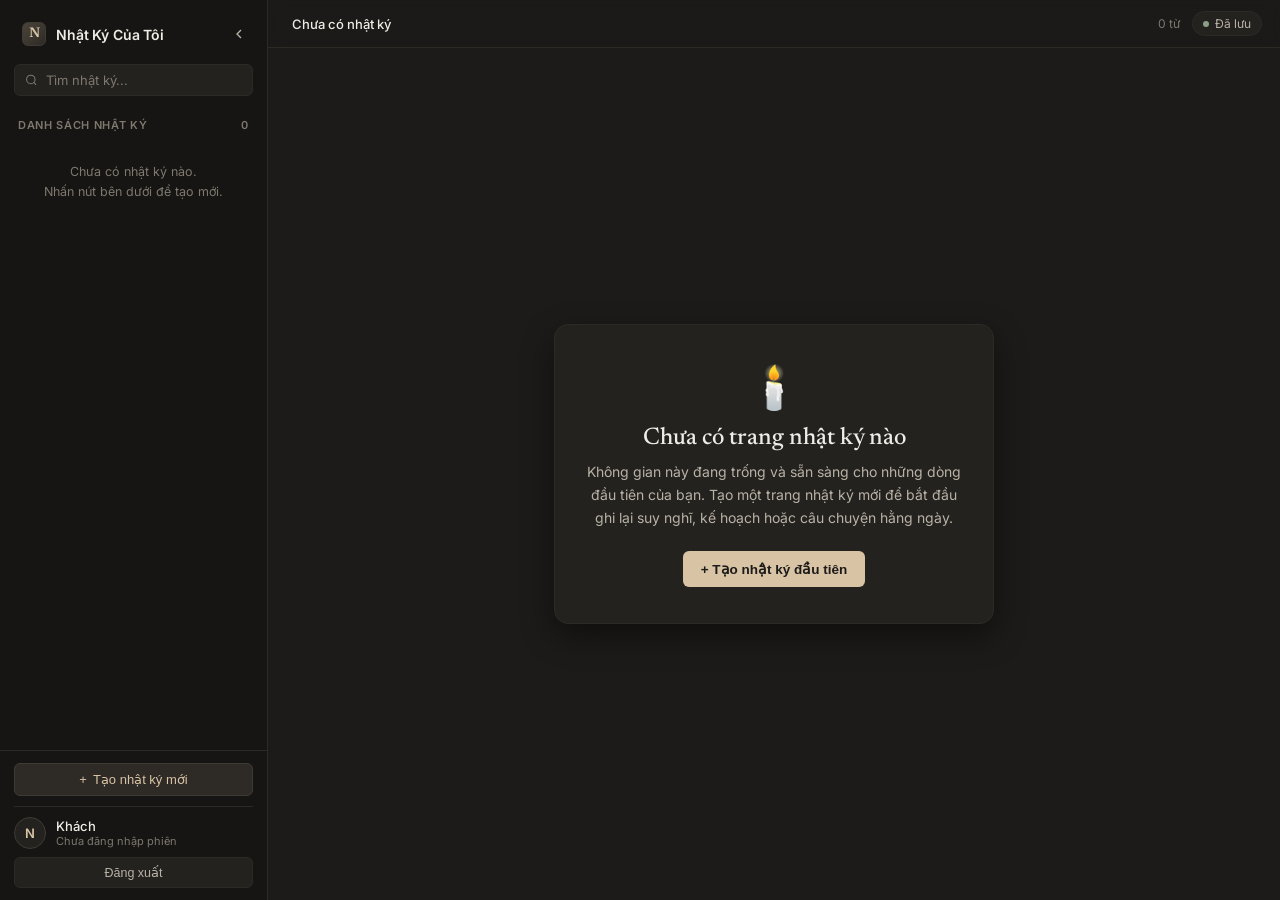
<file: index.html>
<!DOCTYPE html>
<html lang="vi">
<head>
  <meta charset="UTF-8" />
  <meta name="viewport" content="width=device-width, initial-scale=1.0" />
  <title>Nhật Ký</title>
  <link rel="preconnect" href="https://fonts.googleapis.com">
  <link rel="preconnect" href="https://fonts.gstatic.com" crossorigin>
  <link href="https://fonts.googleapis.com/css2?family=Inter:wght@400;500;600&family=JetBrains+Mono:wght@400;500&family=Newsreader:ital,opsz,wght@0,6..72,400;0,6..72,500;0,6..72,600;1,6..72,400&display=swap" rel="stylesheet">
  <link rel="stylesheet" href="style.css" />
  <link rel="icon" type="image/svg+xml" href="favicon.svg" />
</head>
<body>
  <aside class="sidebar" id="sidebar">
    <div class="workspace-header">
      <div class="workspace-brand" title="Không gian nhật ký cá nhân">
        <div class="brand-avatar">N</div>
        <span class="brand-title">Nhật Ký Của Tôi</span>
      </div>
      <button class="icon-btn" id="toggleSidebarInner" title="Thu gọn thanh bên">
        <svg width="16" height="16" viewBox="0 0 24 24" fill="none" stroke="currentColor" stroke-width="2">
          <polyline points="15 18 9 12 15 6"></polyline>
        </svg>
      </button>
    </div>

    <div class="sidebar-search">
      <div class="search-input-wrap">
        <svg width="14" height="14" viewBox="0 0 24 24" fill="none" stroke="#7E786E" stroke-width="2">
          <circle cx="11" cy="11" r="8"></circle>
          <line x1="21" y1="21" x2="16.65" y2="16.65"></line>
        </svg>
        <input type="text" id="searchInput" placeholder="Tìm nhật ký..." />
      </div>
    </div>

    <div class="sidebar-section-label">
      <span>Danh sách nhật ký</span>
      <span id="pageCountLabel">0</span>
    </div>

    <div class="page-list" id="pageList"></div>

    <div class="sidebar-footer">
      <button class="new-page-btn" id="createPageBtn" type="button">
        <span>+</span> Tạo nhật ký mới
      </button>
      <div class="user-account-box" id="userAccountBox">
        <div class="user-profile-row">
          <div class="user-avatar" id="userAvatar">N</div>
          <div class="user-meta">
            <div class="user-name" id="currentUserName">Người dùng</div>
            <div class="user-email" id="currentUserEmail">Tài khoản cá nhân</div>
          </div>
        </div>
        <button class="logout-btn" id="logoutBtn" type="button" title="Đăng xuất khỏi tài khoản">
          Đăng xuất
        </button>
      </div>
    </div>
  </aside>

  <!-- MAIN WORKSPACE -->
  <main class="main-area">
    <header class="topbar">
      <div class="topbar-left">
        <button class="icon-btn" id="openSidebarBtn" title="Mở thanh bên" style="display: none;">
          <svg width="16" height="16" viewBox="0 0 24 24" fill="none" stroke="currentColor" stroke-width="2">
            <line x1="3" y1="12" x2="21" y2="12"></line>
            <line x1="3" y1="6" x2="21" y2="6"></line>
            <line x1="3" y1="18" x2="21" y2="18"></line>
          </svg>
        </button>
        <div class="breadcrumb" id="topbarBreadcrumb">
          <span id="topbarEmoji"></span>
          <span id="topbarTitle">Chưa có nhật ký</span>
        </div>
      </div>

      <div class="topbar-right">
        <span id="wordCount">0 từ</span>
        <div class="status-pill">
          <span class="status-dot"></span>
          <span id="saveStatus">Đã lưu</span>
        </div>
      </div>
    </header>

    <!-- Trạng thái trống khi chưa có nhật ký nào -->
    <div class="empty-state" id="emptyState">
      <div class="empty-card">
        <div class="empty-icon">🕯️</div>
        <h1 class="empty-title">Chưa có trang nhật ký nào</h1>
        <p class="empty-desc">
          Không gian này đang trống và sẵn sàng cho những dòng đầu tiên của bạn. Tạo một trang nhật ký mới để bắt đầu ghi lại suy nghĩ, kế hoạch hoặc câu chuyện hằng ngày.
        </p>
        <button class="empty-create-btn" id="emptyCreateBtn" type="button">+ Tạo nhật ký đầu tiên</button>
      </div>
    </div>

    <!-- Khu vực soạn thảo -->
    <div class="editor-scroll" id="editorScroll" style="display: none;">
      <div class="page-cover" id="pageCover">
        <div class="cover-controls">
          <button class="cover-pill-btn" id="changeCoverBtn" type="button">Thay đổi ảnh bìa</button>
          <input type="file" id="coverImageInput" accept="image/*" hidden />
        </div>
      </div>

      <div class="page-container">
        <div class="page-icon-wrapper">
          <button class="page-icon-btn" id="pageIconBtn" title="Đổi biểu tượng" type="button">🕯️</button>
          <div class="emoji-popover" id="emojiPopover"></div>
        </div>

        <input type="text" class="page-title-input" id="pageTitleInput" placeholder="Tiêu đề nhật ký..." />

        <div class="page-meta-bar">
          <span class="meta-tag" id="pageTag">Nhật ký</span>
          <span id="pageUpdatedAt">Vừa tạo</span>
          <span>• Gõ <strong>/</strong> để mở menu chèn khối</span>
        </div>

        <div class="blocks-container" id="blocksContainer"></div>

        <div class="add-block-bar">
          <button class="quick-insert-btn" type="button" data-insert="p">+ Đoạn văn</button>
          <button class="quick-insert-btn" type="button" data-insert="h1">H1 Tiêu đề lớn</button>
          <button class="quick-insert-btn" type="button" data-insert="h2">H2 Tiêu đề nhỏ</button>
          <button class="quick-insert-btn" type="button" data-insert="todo">☑ Việc cần làm</button>
          <button class="quick-insert-btn" type="button" data-insert="callout">💡 Ghi chú nổi bật</button>
          <button class="quick-insert-btn" type="button" data-insert="quote">❝ Trích dẫn</button>
          <button class="quick-insert-btn" type="button" data-insert="code">&lt;/&gt; Khối mã</button>
          <button class="quick-insert-btn" type="button" data-insert="divider">— Đường kẻ</button>
        </div>
      </div>
    </div>
  </main>

  <!-- SLASH COMMAND MENU -->
  <div class="slash-menu" id="slashMenu">
    <div class="slash-menu-header">Chèn khối nội dung</div>
    <button class="slash-item" type="button" data-type="p"><span class="slash-badge">T</span> Văn bản thường</button>
    <button class="slash-item" type="button" data-type="h1"><span class="slash-badge">H1</span> Tiêu đề lớn</button>
    <button class="slash-item" type="button" data-type="h2"><span class="slash-badge">H2</span> Tiêu đề vừa</button>
    <button class="slash-item" type="button" data-type="todo"><span class="slash-badge">✓</span> Danh sách việc làm</button>
    <button class="slash-item" type="button" data-type="callout"><span class="slash-badge">💡</span> Hộp ghi chú ấm</button>
    <button class="slash-item" type="button" data-type="quote"><span class="slash-badge">”</span> Trích dẫn</button>
    <button class="slash-item" type="button" data-type="code"><span class="slash-badge">&lt;/&gt;</span> Khối mã lệnh</button>
    <button class="slash-item" type="button" data-type="divider"><span class="slash-badge">—</span> Đường phân cách</button>
  </div>

  <script src="script.js"></script>
</body>
</html>
</file>
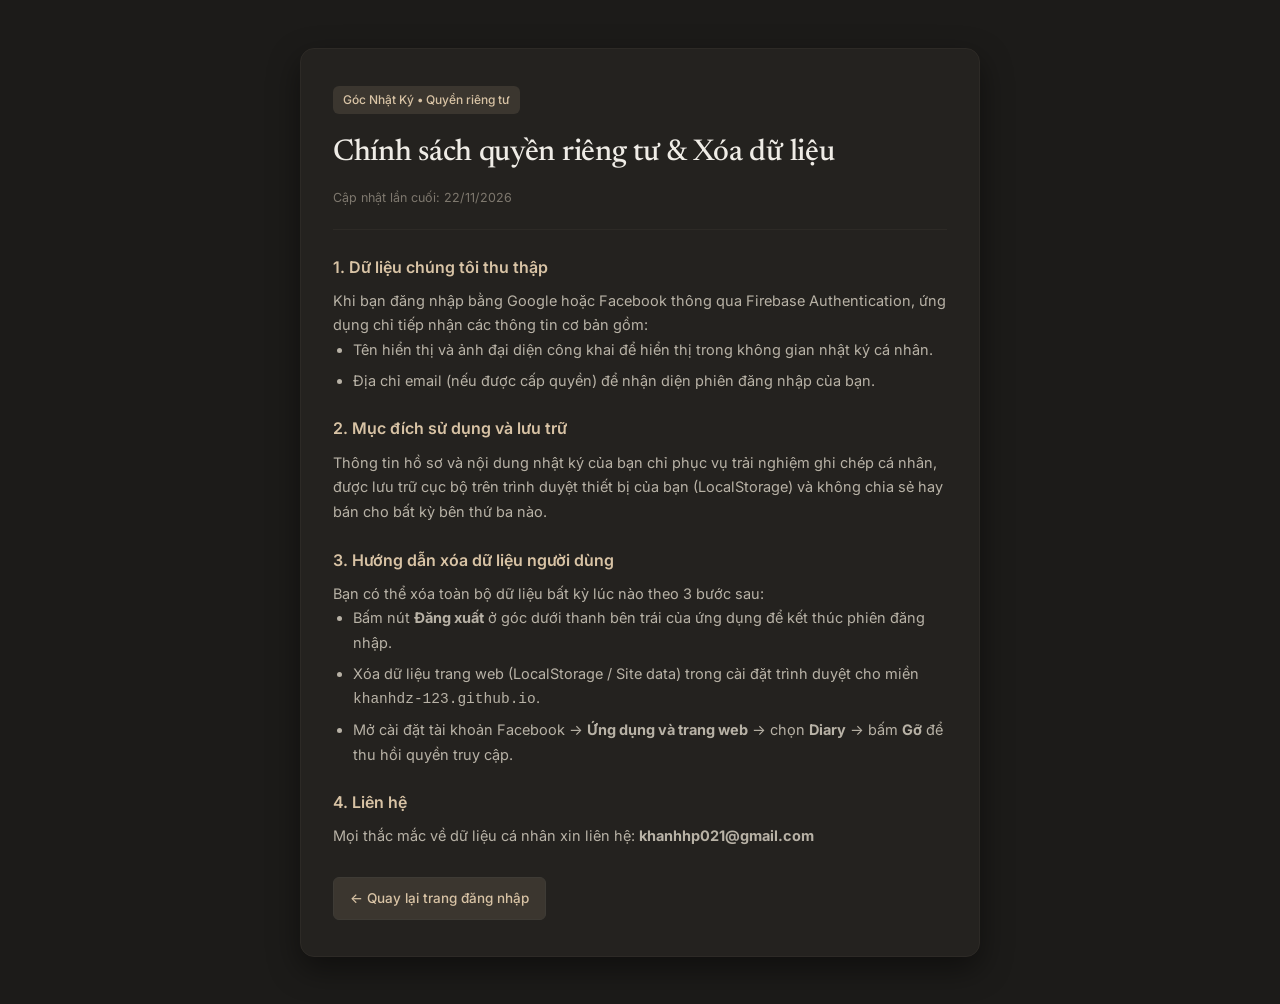
<file: privacy/privacy.html>
<!DOCTYPE html>
<html lang="vi">
<head>
  <meta charset="UTF-8" />
  <meta name="viewport" content="width=device-width, initial-scale=1.0" />
  <title>Chính sách quyền riêng tư — Góc Nhật Ký</title>
  <link rel="preconnect" href="https://fonts.googleapis.com">
  <link rel="preconnect" href="https://fonts.gstatic.com" crossorigin>
  <link href="https://fonts.googleapis.com/css2?family=Inter:wght@400;500;600&family=Newsreader:opsz,wght@6..72,500;6..72,600&display=swap" rel="stylesheet">
  <link rel="icon" type="image/svg+xml" href="../favicon.svg" />
  <link rel="stylesheet" href="privacy.css" />
</head>
<body>
  <main class="policy-card">
    <span class="badge">Góc Nhật Ký • Quyền riêng tư</span>
    <h1>Chính sách quyền riêng tư &amp; Xóa dữ liệu</h1>
    <p class="updated">Cập nhật lần cuối: 22/11/2026</p>

    <h2>1. Dữ liệu chúng tôi thu thập</h2>
    <p>
      Khi bạn đăng nhập bằng Google hoặc Facebook thông qua Firebase Authentication, ứng dụng chỉ tiếp nhận các thông tin cơ bản gồm:
    </p>
    <ul>
      <li>Tên hiển thị và ảnh đại diện công khai để hiển thị trong không gian nhật ký cá nhân.</li>
      <li>Địa chỉ email (nếu được cấp quyền) để nhận diện phiên đăng nhập của bạn.</li>
    </ul>

    <h2>2. Mục đích sử dụng và lưu trữ</h2>
    <p>
      Thông tin hồ sơ và nội dung nhật ký của bạn chỉ phục vụ trải nghiệm ghi chép cá nhân, được lưu trữ cục bộ trên trình duyệt thiết bị của bạn (LocalStorage) và không chia sẻ hay bán cho bất kỳ bên thứ ba nào.
    </p>

    <h2>3. Hướng dẫn xóa dữ liệu người dùng</h2>
    <p>Bạn có thể xóa toàn bộ dữ liệu bất kỳ lúc nào theo 3 bước sau:</p>
    <ul>
      <li>Bấm nút <strong>Đăng xuất</strong> ở góc dưới thanh bên trái của ứng dụng để kết thúc phiên đăng nhập.</li>
      <li>Xóa dữ liệu trang web (LocalStorage / Site data) trong cài đặt trình duyệt cho miền <code>khanhdz-123.github.io</code>.</li>
      <li>Mở cài đặt tài khoản Facebook → <strong>Ứng dụng và trang web</strong> → chọn <strong>Diary</strong> → bấm <strong>Gỡ</strong> để thu hồi quyền truy cập.</li>
    </ul>

    <h2>4. Liên hệ</h2>
    <p>Mọi thắc mắc về dữ liệu cá nhân xin liên hệ: <strong>khanhhp021@gmail.com</strong></p>

    <a class="back-link" href="../register/register.html">← Quay lại trang đăng nhập</a>
  </main>
</body>
</html>
</file>
<file: style.css>
:root {
  /* Bảng màu Warm Dark — Không sắc cam */
  --bg-sidebar: #161513;
  --bg-main: #1C1B19;
  --bg-elevated: #24221F;
  --bg-hover: #2A2824;
  --bg-active: #322F2A;
  --bg-callout: #25231F;

  --border-subtle: #2D2A26;
  --border-strong: #3E3B35;

  --text-primary: #EFECE6;
  --text-secondary: #B8B2A6;
  --text-muted: #7E786E;

  /* Điểm nhấn kem cát ấm & hổ phách nhạt */
  --accent-warm: #D8C3A5;
  --accent-warm-soft: rgba(216, 195, 165, 0.12);
  --accent-amber: #C9B08A;
  --accent-sage: #8C9E87;

  --font-sans: 'Inter', -apple-system, BlinkMacSystemFont, sans-serif;
  --font-serif: 'Newsreader', Georgia, serif;
  --font-mono: 'JetBrains Mono', monospace;

  --radius-sm: 6px;
  --radius-md: 10px;
  --radius-lg: 14px;
  --shadow-soft: 0 12px 32px rgba(0, 0, 0, 0.45);
}

* {
  box-sizing: border-box;
  margin: 0;
  padding: 0;
}

body {
  background-color: var(--bg-main);
  color: var(--text-primary);
  font-family: var(--font-sans);
  height: 100vh;
  overflow: hidden;
  display: flex;
  -webkit-font-smoothing: antialiased;
}

/* Custom Scrollbar */
::-webkit-scrollbar {
  width: 6px;
  height: 6px;
}

::-webkit-scrollbar-track {
  background: transparent;
}

::-webkit-scrollbar-thumb {
  background: var(--border-strong);
  border-radius: 99px;
}

::-webkit-scrollbar-thumb:hover {
  background: var(--text-muted);
}

/* ================= SIDEBAR ================= */
.sidebar {
  width: 268px;
  min-width: 268px;
  background-color: var(--bg-sidebar);
  border-right: 1px solid var(--border-subtle);
  display: flex;
  flex-direction: column;
  transition: transform 0.25s ease, width 0.25s ease, min-width 0.25s ease;
  z-index: 20;
}

.sidebar.collapsed {
  width: 0;
  min-width: 0;
  overflow: hidden;
  border-right: none;
}

.workspace-header {
  padding: 16px 14px 12px;
  display: flex;
  align-items: center;
  justify-content: space-between;
}

.workspace-brand {
  display: flex;
  align-items: center;
  gap: 10px;
  padding: 6px 8px;
  border-radius: var(--radius-sm);
  cursor: pointer;
  transition: background 0.15s;
}

.workspace-brand:hover {
  background: var(--bg-hover);
}

.brand-avatar {
  width: 24px;
  height: 24px;
  border-radius: 6px;
  background: linear-gradient(135deg, #4A443B, #2E2A24);
  border: 1px solid var(--border-strong);
  color: var(--accent-warm);
  font-family: var(--font-serif);
  font-weight: 600;
  font-size: 14px;
  display: flex;
  align-items: center;
  justify-content: center;
}

.brand-title {
  font-size: 14px;
  font-weight: 600;
  color: var(--text-primary);
  letter-spacing: -0.01em;
}

.icon-btn {
  background: transparent;
  border: none;
  color: var(--text-secondary);
  width: 28px;
  height: 28px;
  border-radius: var(--radius-sm);
  display: flex;
  align-items: center;
  justify-content: center;
  cursor: pointer;
  transition: all 0.15s;
}

.icon-btn:hover {
  background: var(--bg-hover);
  color: var(--text-primary);
}

/* Search box */
.sidebar-search {
  padding: 0 14px 12px;
}

.search-input-wrap {
  display: flex;
  align-items: center;
  gap: 8px;
  background: var(--bg-elevated);
  border: 1px solid var(--border-subtle);
  border-radius: var(--radius-sm);
  padding: 7px 10px;
  transition: border-color 0.15s;
}

.search-input-wrap:focus-within {
  border-color: var(--accent-warm);
}

.search-input-wrap input {
  background: transparent;
  border: none;
  outline: none;
  color: var(--text-primary);
  font-size: 13px;
  width: 100%;
  font-family: var(--font-sans);
}

.search-input-wrap input::placeholder {
  color: var(--text-muted);
}

/* Sidebar Section */
.sidebar-section-label {
  padding: 10px 18px 6px;
  font-size: 11px;
  font-weight: 600;
  text-transform: uppercase;
  letter-spacing: 0.06em;
  color: var(--text-muted);
  display: flex;
  align-items: center;
  justify-content: space-between;
}

.page-list {
  flex: 1;
  overflow-y: auto;
  padding: 0 10px;
  display: flex;
  flex-direction: column;
  gap: 2px;
}

.sidebar-empty-hint {
  padding: 24px 12px;
  text-align: center;
  font-size: 12.5px;
  color: var(--text-muted);
  line-height: 1.6;
}

.page-item {
  display: flex;
  align-items: center;
  justify-content: space-between;
  padding: 7px 10px;
  border-radius: var(--radius-sm);
  cursor: pointer;
  color: var(--text-secondary);
  font-size: 13.5px;
  transition: all 0.15s;
  user-select: none;
}

.page-item:hover {
  background: var(--bg-hover);
  color: var(--text-primary);
}

.page-item.active {
  background: var(--bg-active);
  color: var(--text-primary);
  font-weight: 500;
}

.page-item-left {
  display: flex;
  align-items: center;
  gap: 9px;
  overflow: hidden;
}

.page-item-title {
  white-space: nowrap;
  overflow: hidden;
  text-overflow: ellipsis;
}

.page-item-actions {
  display: flex;
  align-items: center;
  gap: 2px;
  margin-left: 6px;
  flex-shrink: 0;
}

.rename-page-btn,
.delete-page-btn {
  opacity: 0;
  background: transparent;
  border: none;
  color: var(--text-muted);
  font-size: 14px;
  padding: 2px 5px;
  border-radius: 4px;
  cursor: pointer;
}

.page-item:hover .rename-page-btn,
.page-item:hover .delete-page-btn {
  opacity: 1;
}

.rename-page-btn:hover,
.delete-page-btn:hover {
  color: var(--text-primary);
  background: var(--bg-hover);
}

.rename-page-input {
  width: 150px;
  min-width: 0;
  background: var(--bg-main);
  border: 1px solid var(--accent-warm);
  border-radius: 4px;
  outline: none;
  color: var(--text-primary);
  font-family: var(--font-sans);
  font-size: 13.5px;
  padding: 3px 6px;
}

.sidebar-footer {
  padding: 12px 14px;
  border-top: 1px solid var(--border-subtle);
  display: flex;
  flex-direction: column;
  gap: 10px;
}

.new-page-btn {
  width: 100%;
  padding: 8px 12px;
  border-radius: var(--radius-sm);
  background: var(--accent-warm-soft);
  border: 1px solid var(--border-strong);
  color: var(--accent-warm);
  font-size: 13px;
  font-weight: 500;
  display: flex;
  align-items: center;
  justify-content: center;
  gap: 6px;
  cursor: pointer;
  transition: all 0.15s;
}

.new-page-btn:hover {
  background: var(--bg-active);
  color: var(--text-primary);
}

.user-account-box {
  padding-top: 10px;
  border-top: 1px solid var(--border-subtle);
  display: flex;
  flex-direction: column;
  gap: 8px;
}

.user-profile-row {
  display: flex;
  align-items: center;
  gap: 10px;
  min-width: 0;
}

.user-avatar {
  width: 32px;
  height: 32px;
  border-radius: 50%;
  background: var(--bg-elevated);
  border: 1px solid var(--border-strong);
  color: var(--accent-warm);
  font-size: 13px;
  font-weight: 600;
  display: flex;
  align-items: center;
  justify-content: center;
  flex-shrink: 0;
  overflow: hidden;
}

.user-avatar img {
  width: 100%;
  height: 100%;
  object-fit: cover;
}

.user-meta {
  min-width: 0;
  flex: 1;
}

.user-name {
  font-size: 13px;
  font-weight: 500;
  color: var(--text-primary);
  white-space: nowrap;
  overflow: hidden;
  text-overflow: ellipsis;
}

.user-email {
  font-size: 11px;
  color: var(--text-muted);
  white-space: nowrap;
  overflow: hidden;
  text-overflow: ellipsis;
}

.logout-btn {
  width: 100%;
  padding: 7px 10px;
  border-radius: var(--radius-sm);
  border: 1px solid var(--border-subtle);
  background: var(--bg-elevated);
  color: var(--text-secondary);
  font-size: 12.5px;
  font-weight: 500;
  cursor: pointer;
  transition: all 0.15s;
}

.logout-btn:hover {
  background: var(--bg-hover);
  border-color: var(--border-strong);
  color: var(--text-primary);
}

/* ================= MAIN WORKSPACE ================= */
.main-area {
  flex: 1;
  display: flex;
  flex-direction: column;
  height: 100vh;
  overflow: hidden;
  position: relative;
}

/* Top Bar */
.topbar {
  height: 48px;
  min-height: 48px;
  padding: 0 18px;
  display: flex;
  align-items: center;
  justify-content: space-between;
  border-bottom: 1px solid var(--border-subtle);
  background: rgba(28, 27, 25, 0.85);
  backdrop-filter: blur(8px);
  z-index: 10;
}

.topbar-left {
  display: flex;
  align-items: center;
  gap: 10px;
  font-size: 13px;
  color: var(--text-secondary);
}

.breadcrumb {
  display: flex;
  align-items: center;
  gap: 6px;
  color: var(--text-primary);
  font-weight: 500;
}

.topbar-right {
  display: flex;
  align-items: center;
  gap: 12px;
  font-size: 12px;
  color: var(--text-muted);
}

.status-pill {
  display: flex;
  align-items: center;
  gap: 6px;
  padding: 4px 10px;
  border-radius: 99px;
  background: var(--bg-elevated);
  border: 1px solid var(--border-subtle);
  color: var(--text-secondary);
}

.status-dot {
  width: 6px;
  height: 6px;
  border-radius: 50%;
  background: var(--accent-sage);
}

/* Empty State */
.empty-state {
  flex: 1;
  display: flex;
  align-items: center;
  justify-content: center;
  padding: 24px;
}

.empty-card {
  max-width: 440px;
  text-align: center;
  background: var(--bg-elevated);
  border: 1px solid var(--border-subtle);
  border-radius: var(--radius-lg);
  padding: 36px 28px;
  box-shadow: var(--shadow-soft);
}

.empty-icon {
  font-size: 42px;
  margin-bottom: 14px;
}

.empty-title {
  font-family: var(--font-serif);
  font-size: 24px;
  font-weight: 500;
  color: var(--text-primary);
  margin-bottom: 10px;
}

.empty-desc {
  font-size: 14px;
  line-height: 1.65;
  color: var(--text-secondary);
  margin-bottom: 22px;
}

.empty-create-btn {
  background: var(--accent-warm);
  color: #1C1B19;
  border: none;
  border-radius: var(--radius-sm);
  padding: 10px 18px;
  font-size: 13.5px;
  font-weight: 600;
  cursor: pointer;
  transition: opacity 0.15s, transform 0.15s;
}

.empty-create-btn:hover {
  opacity: 0.92;
  transform: translateY(-1px);
}

/* Editor Scroll Container */
.editor-scroll {
  flex: 1;
  overflow-y: auto;
  padding-bottom: 140px;
}

/* Page Cover Banner */
.page-cover {
  height: 148px;
  width: 100%;
  position: relative;
  background-position: center;
  background-size: cover;
  background-repeat: no-repeat;
  transition: background 0.3s ease;
}

.cover-controls {
  position: absolute;
  bottom: 12px;
  right: 24px;
  display: flex;
  gap: 6px;
  opacity: 0;
  transition: opacity 0.2s;
}

.page-cover:hover .cover-controls {
  opacity: 1;
}

.cover-pill-btn {
  background: rgba(22, 21, 19, 0.78);
  backdrop-filter: blur(6px);
  border: 1px solid var(--border-strong);
  color: var(--text-primary);
  font-size: 11.5px;
  padding: 5px 10px;
  border-radius: var(--radius-sm);
  cursor: pointer;
  transition: all 0.15s;
}

.cover-pill-btn:hover {
  border-color: var(--accent-warm);
  color: var(--accent-warm);
}

/* Page Content Container */
.page-container {
  max-width: 740px;
  margin: 0 auto;
  padding: 0 36px;
  position: relative;
}

.page-icon-wrapper {
  margin-top: -36px;
  margin-bottom: 14px;
  display: inline-block;
  position: relative;
}

.page-icon-btn {
  font-size: 54px;
  line-height: 1;
  background: var(--bg-main);
  border: 1px solid var(--border-subtle);
  border-radius: var(--radius-lg);
  padding: 8px 12px;
  cursor: pointer;
  transition: transform 0.15s, border-color 0.15s;
  box-shadow: 0 6px 20px rgba(0, 0, 0, 0.3);
}

.page-icon-btn:hover {
  transform: translateY(-2px);
  border-color: var(--accent-warm);
}

.emoji-popover {
  position: absolute;
  top: 76px;
  left: 0;
  background: var(--bg-elevated);
  border: 1px solid var(--border-strong);
  border-radius: var(--radius-md);
  padding: 10px;
  display: none;
  grid-template-columns: repeat(6, 1fr);
  gap: 6px;
  box-shadow: var(--shadow-soft);
  z-index: 50;
}

.emoji-popover.open {
  display: grid;
}

.emoji-option {
  font-size: 20px;
  padding: 6px;
  border-radius: var(--radius-sm);
  border: none;
  background: transparent;
  cursor: pointer;
  transition: background 0.15s;
}

.emoji-option:hover {
  background: var(--bg-hover);
}

/* Page Title */
.page-title-input {
  width: 100%;
  background: transparent;
  border: none;
  outline: none;
  font-family: var(--font-serif);
  font-size: 38px;
  font-weight: 500;
  line-height: 1.2;
  color: var(--text-primary);
  letter-spacing: -0.02em;
  margin-bottom: 10px;
}

.page-title-input::placeholder {
  color: var(--text-muted);
}

.page-meta-bar {
  display: flex;
  align-items: center;
  gap: 16px;
  padding-bottom: 20px;
  margin-bottom: 24px;
  border-bottom: 1px solid var(--border-subtle);
  font-size: 12.5px;
  color: var(--text-muted);
}

.meta-tag {
  background: var(--accent-warm-soft);
  color: var(--accent-warm);
  padding: 2px 8px;
  border-radius: 4px;
  font-weight: 500;
}

/* ================= BLOCKS ================= */
.blocks-container {
  display: flex;
  flex-direction: column;
  gap: 6px;
}

.block-row {
  display: flex;
  align-items: flex-start;
  gap: 8px;
  position: relative;
  border-radius: var(--radius-sm);
  padding: 3px 4px;
  transition: background 0.12s;
}

.block-row:hover {
  background: rgba(255, 255, 255, 0.015);
}

.block-actions {
  display: flex;
  align-items: center;
  gap: 2px;
  opacity: 0;
  transition: opacity 0.15s;
  margin-top: 3px;
  user-select: none;
}

.block-row:hover .block-actions {
  opacity: 1;
}

.block-action-btn {
  background: transparent;
  border: none;
  color: var(--text-muted);
  width: 20px;
  height: 20px;
  border-radius: 4px;
  cursor: pointer;
  font-size: 12px;
  display: flex;
  align-items: center;
  justify-content: center;
}

.block-action-btn:hover {
  background: var(--bg-hover);
  color: var(--text-primary);
}

.block-content {
  flex: 1;
  outline: none;
  line-height: 1.68;
  font-size: 15.5px;
  color: var(--text-primary);
  min-height: 26px;
  word-break: break-word;
}

.block-content:empty::before {
  content: attr(data-placeholder);
  color: var(--text-muted);
  pointer-events: none;
}

/* Block Variants */
.block-h1 .block-content {
  font-family: var(--font-serif);
  font-size: 26px;
  font-weight: 500;
  line-height: 1.3;
  margin-top: 14px;
  margin-bottom: 4px;
  color: #F7F4EE;
}

.block-h2 .block-content {
  font-family: var(--font-serif);
  font-size: 20px;
  font-weight: 500;
  line-height: 1.35;
  margin-top: 10px;
  color: var(--accent-amber);
}

.block-todo {
  align-items: center;
}

.todo-checkbox {
  appearance: none;
  width: 17px;
  height: 17px;
  min-width: 17px;
  border: 1.5px solid var(--border-strong);
  border-radius: 5px;
  background: var(--bg-elevated);
  cursor: pointer;
  display: flex;
  align-items: center;
  justify-content: center;
  transition: all 0.15s;
  margin-top: 2px;
}

.todo-checkbox:hover {
  border-color: var(--accent-warm);
}

.todo-checkbox:checked {
  background: var(--accent-warm);
  border-color: var(--accent-warm);
}

.todo-checkbox:checked::after {
  content: '✓';
  color: #1C1B19;
  font-size: 11px;
  font-weight: 700;
}

.block-todo.checked .block-content {
  text-decoration: line-through;
  color: var(--text-muted);
}

.block-quote .block-content {
  border-left: 3px solid var(--accent-warm);
  padding: 4px 0 4px 16px;
  font-family: var(--font-serif);
  font-style: italic;
  font-size: 17px;
  color: var(--text-secondary);
}

.block-callout {
  background: var(--bg-callout);
  border: 1px solid var(--border-subtle);
  border-left: 3px solid var(--accent-amber);
  border-radius: var(--radius-md);
  padding: 12px 14px;
  margin: 6px 0;
}

.callout-icon {
  font-size: 18px;
  margin-top: 1px;
}

.block-code .block-content {
  font-family: var(--font-mono);
  font-size: 13.5px;
  background: #141311;
  border: 1px solid var(--border-subtle);
  border-radius: var(--radius-md);
  padding: 14px 16px;
  color: #D8C3A5;
  white-space: pre-wrap;
}

.block-divider {
  padding: 12px 0;
}

.divider-line {
  flex: 1;
  height: 1px;
  background: var(--border-subtle);
}

/* Quick Add Bar at bottom */
.add-block-bar {
  margin-top: 24px;
  display: flex;
  flex-wrap: wrap;
  gap: 8px;
  padding-top: 16px;
  border-top: 1px dashed var(--border-subtle);
}

.quick-insert-btn {
  background: var(--bg-elevated);
  border: 1px solid var(--border-subtle);
  color: var(--text-secondary);
  font-size: 12.5px;
  padding: 6px 11px;
  border-radius: var(--radius-sm);
  cursor: pointer;
  display: flex;
  align-items: center;
  gap: 6px;
  transition: all 0.15s;
}

.quick-insert-btn:hover {
  border-color: var(--accent-warm);
  color: var(--text-primary);
  background: var(--bg-hover);
}

/* Slash Command Floating Menu */
.slash-menu {
  position: fixed;
  width: 240px;
  background: var(--bg-elevated);
  border: 1px solid var(--border-strong);
  border-radius: var(--radius-md);
  box-shadow: var(--shadow-soft);
  padding: 6px;
  display: none;
  flex-direction: column;
  gap: 2px;
  z-index: 100;
}

.slash-menu.open {
  display: flex;
}

.slash-menu-header {
  font-size: 11px;
  color: var(--text-muted);
  padding: 4px 8px;
  font-weight: 600;
  text-transform: uppercase;
  letter-spacing: 0.04em;
}

.slash-item {
  display: flex;
  align-items: center;
  gap: 10px;
  padding: 7px 8px;
  border-radius: var(--radius-sm);
  background: transparent;
  border: none;
  color: var(--text-primary);
  font-size: 13px;
  text-align: left;
  cursor: pointer;
  transition: background 0.12s;
}

.slash-item:hover {
  background: var(--bg-active);
}

.slash-badge {
  width: 24px;
  height: 24px;
  border-radius: 5px;
  background: var(--bg-main);
  border: 1px solid var(--border-subtle);
  display: flex;
  align-items: center;
  justify-content: center;
  font-size: 12px;
  color: var(--accent-warm);
  font-weight: 600;
}

@media (max-width: 768px) {
  .sidebar {
    position: fixed;
    height: 100vh;
    left: 0;
    top: 0;
  }

  .cover-controls {
    opacity: 1;
    right: 12px;
  }

  .page-container {
    padding: 0 20px;
  }

  .page-title-input {
    font-size: 28px;
  }
}
</file>
<file: privacy/privacy.css>
:root {
  --bg-main: #1C1B19;
  --bg-elevated: #24221F;
  --border-subtle: #2D2A26;
  --border-strong: #3E3B35;
  --text-primary: #EFECE6;
  --text-secondary: #B8B2A6;
  --text-muted: #7E786E;
  --accent-warm: #D8C3A5;
  --accent-warm-soft: rgba(216, 195, 165, 0.12);
}

* {
  box-sizing: border-box;
  margin: 0;
  padding: 0;
}

body {
  background-color: var(--bg-main);
  color: var(--text-primary);
  font-family: 'Inter', -apple-system, BlinkMacSystemFont, sans-serif;
  line-height: 1.7;
  padding: 48px 20px;
  display: flex;
  justify-content: center;
  -webkit-font-smoothing: antialiased;
}

.policy-card {
  width: 100%;
  max-width: 680px;
  background: var(--bg-elevated);
  border: 1px solid var(--border-subtle);
  border-radius: 14px;
  padding: 36px 32px;
  box-shadow: 0 12px 32px rgba(0, 0, 0, 0.45);
}

.badge {
  display: inline-block;
  font-size: 12px;
  font-weight: 500;
  color: var(--accent-warm);
  background: var(--accent-warm-soft);
  padding: 4px 10px;
  border-radius: 6px;
  margin-bottom: 14px;
}

h1 {
  font-family: 'Newsreader', Georgia, serif;
  font-size: 30px;
  font-weight: 500;
  margin-bottom: 8px;
  letter-spacing: -0.01em;
}

.updated {
  font-size: 12.5px;
  color: var(--text-muted);
  padding-bottom: 20px;
  margin-bottom: 24px;
  border-bottom: 1px solid var(--border-subtle);
}

h2 {
  font-size: 16px;
  font-weight: 600;
  color: var(--accent-warm);
  margin: 22px 0 8px;
}

p, li {
  font-size: 14.5px;
  color: var(--text-secondary);
}

ul {
  padding-left: 20px;
  display: flex;
  flex-direction: column;
  gap: 6px;
}

.back-link {
  display: inline-block;
  margin-top: 28px;
  padding: 9px 16px;
  border-radius: 6px;
  background: var(--accent-warm-soft);
  border: 1px solid var(--border-strong);
  color: var(--accent-warm);
  text-decoration: none;
  font-size: 13.5px;
  font-weight: 500;
  transition: color 0.15s, background 0.15s;
}

.back-link:hover {
  color: var(--text-primary);
}
</file>
